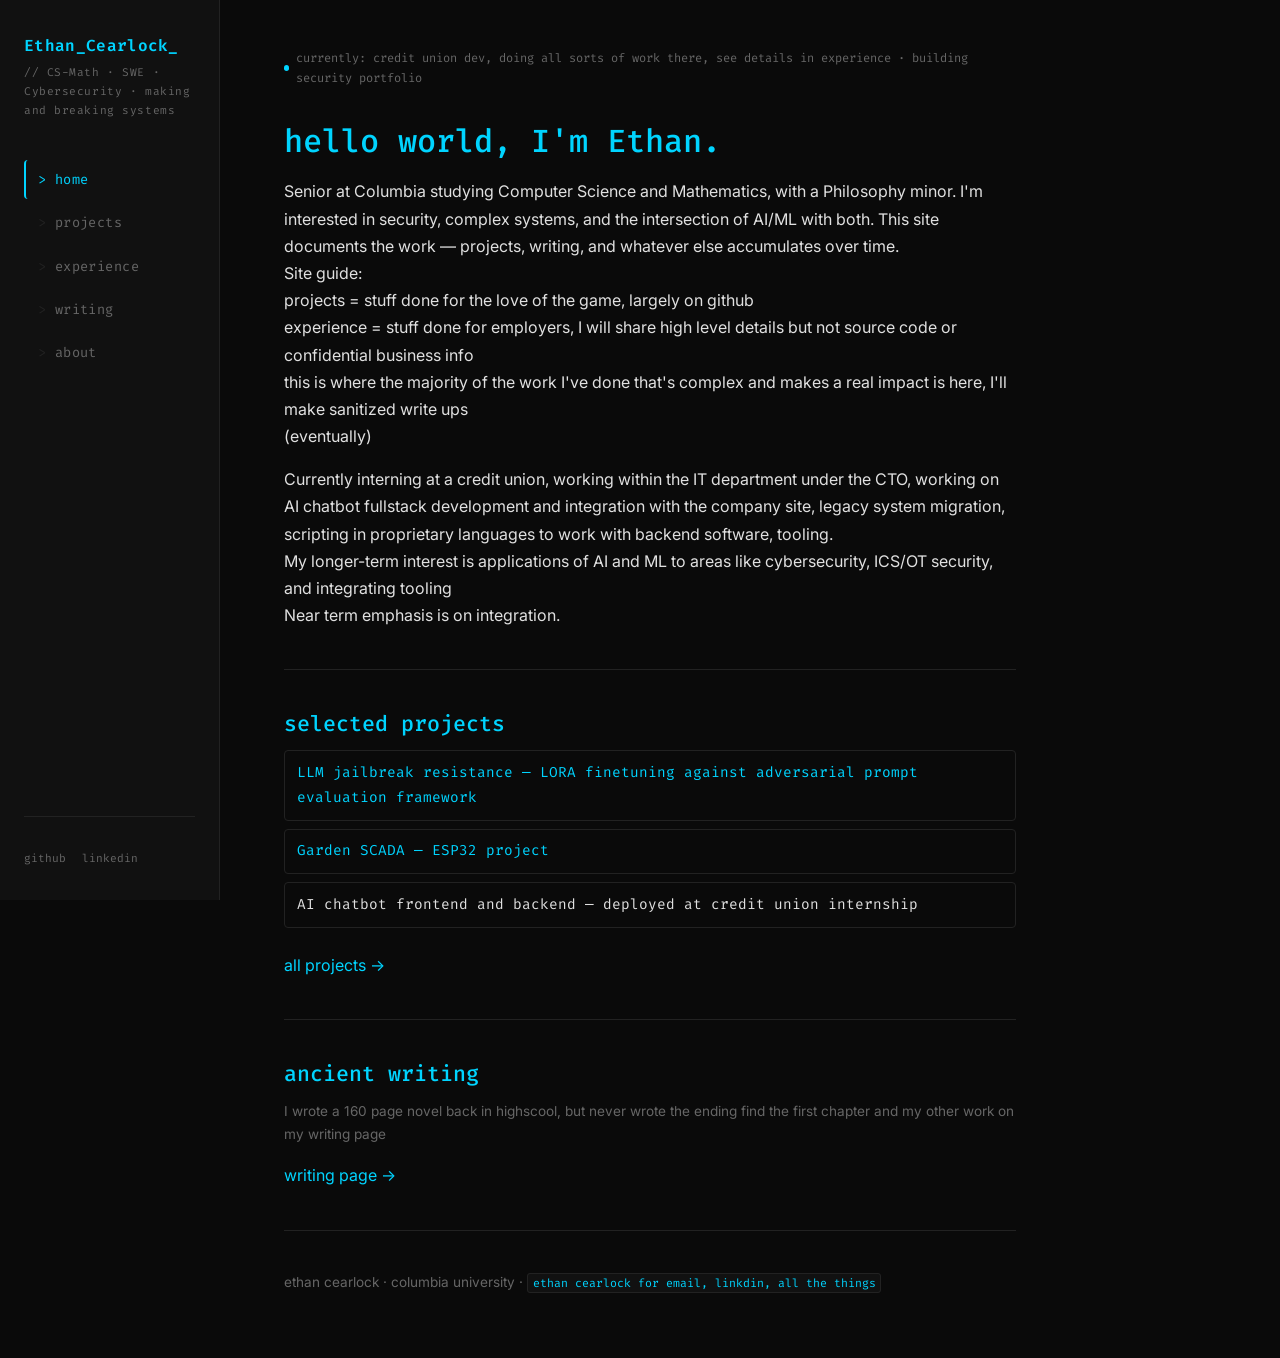
<file: index.html>
<!DOCTYPE html>
<html lang="en">

<head>
  <meta charset="UTF-8" />
  <!--
    viewport meta tag: tells mobile browsers not to zoom out and show
    a desktop-sized page. width=device-width makes the layout width
    match the screen. initial-scale=1 prevents auto-zoom.
  -->
  <meta name="viewport" content="width=device-width, initial-scale=1.0" />

  <!--
    These meta tags are what Google and link-preview cards (Slack,
    Discord, iMessage) read. Fill them in with real copy eventually.
  -->
  <meta name="description" content="Ethan Cearlock — CS & Math at Columbia. Security, systems, and applied ML." />

  <title>Ethan Cearlock</title>

  <!-- Single link to your shared stylesheet. Every page will have this. -->
  <link rel="stylesheet" href="css/style.css" />
</head>

<body>

  <!-- ===================== SIDEBAR ===================== -->
  <!--
    This whole block will be identical on every page.
    Later you may want to extract it with JS or a build tool,
    but copy-paste is fine while the site is small.
    The only thing that changes per page: which <a> gets class="active"
  -->
  <aside class="sidebar">
    <a href="index.html" class="sidebar-logo">Ethan_Cearlock</a>
    <p class="sidebar-tagline">// CS-Math · SWE · Cybersecurity · making and breaking systems</p>

    <nav>
      <ul>
        <li><a href="index.html" class="active">home</a></li>
        <li><a href="projects.html">projects</a></li>
        <li><a href="experience.html">experience</a></li>
        <li><a href="writing.html">writing</a></li>
        <li><a href="about.html">about</a></li>
      </ul>
    </nav>

    <div class="sidebar-footer">
      <a href="https://github.com/WizardinTheWoods" target="_blank" rel="noopener">github</a>
      <a href="https://linkedin.com/in/ethan-cearlock" target="_blank" rel="noopener">linkedin</a>
    </div>
  </aside>
  <!--
    SECURITY NOTE — rel="noopener":
    Any link with target="_blank" (opens in new tab) should include
    rel="noopener noreferrer". Without it, the new tab can access
    your page via window.opener, which is a minor but real attack surface.
    This is already included above. Keep this habit on every external link.
  -->

  <!-- ===================== MAIN CONTENT ===================== -->
  <main class="main">

    <!-- Status indicator — the pulsing dot signals "active/online" -->
    <div class="status-badge">
      <span class="status-dot"></span>
      <span>currently: credit union dev, doing all sorts of work there, see details in experience · building security portfolio</span>
    </div>

    <!-- 
      h1 is your page's primary heading. There should only be one per page.
      Screen readers and search engines treat it as the page title.
      -Thanks Claude. I've been doing accessibility stuff for the company website recently.
    -->
    <h1>hello world, I'm Ethan.</h1>

    <p>
      Senior at Columbia studying Computer Science and Mathematics,
      with a Philosophy minor. I'm interested in security, complex systems, and
      the intersection of AI/ML with both. This site documents the work —
      projects, writing, and whatever else accumulates over time. <br>
      Site guide: <br>
      projects = stuff done for the love of the game, largely on github <br>
      experience = stuff done for employers, I will share high level details but not source code or confidential business info <br>
      this is where the majority of the work I've done that's complex and makes a real impact is here, I'll make sanitized write ups
      <br> (eventually)
    </p>

    <p>
      Currently interning at a credit union, working within the IT department under the CTO, 
      working on AI chatbot fullstack development and integration with the company site, 
      legacy system migration, scripting in proprietary languages to work with backend software, tooling. <br> 
      My longer-term interest is applications of AI and ML to areas like cybersecurity, ICS/OT security, and integrating tooling <br>
      Near term emphasis is on integration.
    </p>

    <hr class="section-divider" />

    <h2>selected projects</h2>
    <!--
      ul = unordered list, li = list item.
      class="project-list" hooks into the styles in style.css.
      These will eventually link to dedicated project pages.
    -->
    <ul class="project-list">
      <li><a  href="https://github.com/WizardinTheWoods/llm-jailbreak-resistance" target="_blank" rel="noopener noreferrer"> LLM jailbreak resistance — LORA finetuning against adversarial prompt evaluation framework</a></li>
      <li><a href="projects/automated-garden.html">Garden SCADA — ESP32 project</a></li>
      <li>AI chatbot frontend and backend — deployed at credit union internship</li>
    </ul>

    <a href="projects.html">all projects →</a>

    <hr class="section-divider" />

    <h2>ancient writing</h2>
    <p class="muted">I wrote a 160 page novel back in highscool, but never wrote the ending find the first chapter and my other work on my writing page</p>
    <a href="writing.html">writing page →</a>

    <hr class="section-divider" />

    <!--
      The <footer> element is semantic HTML — it tells browsers and
      screen readers this is footer content, not main content.
      Doesn't change appearance by itself, just meaning.
    -->
    <footer>
      <p class="muted">
        ethan cearlock · columbia university · 
        <code>ethan cearlock for email, linkdin, all the things</code>
      </p>
    </footer>

  </main>

</body>
</html>
</file>
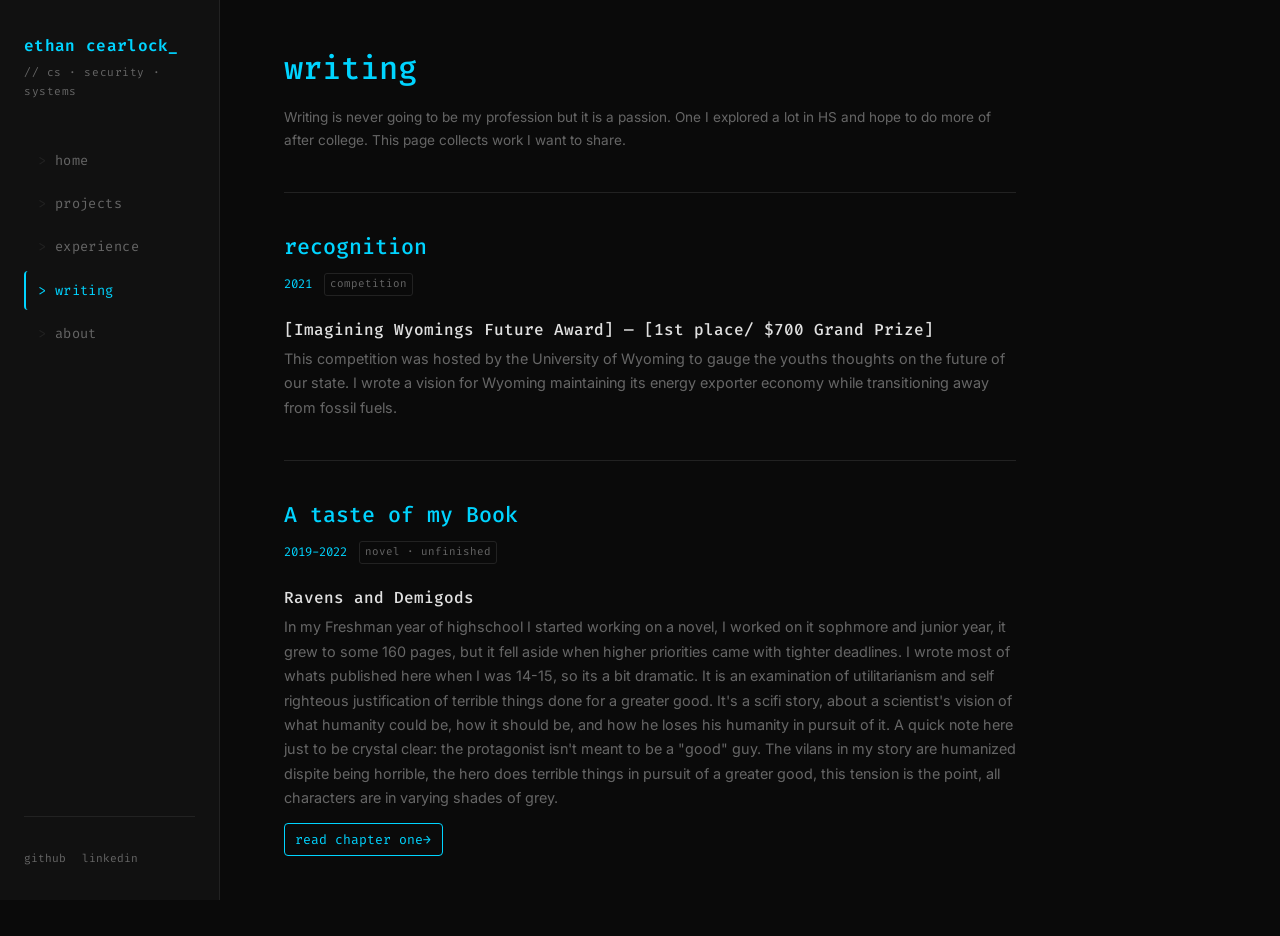
<file: writing.html>
<!DOCTYPE html>
<html lang="en">

<head>
  <meta charset="UTF-8" />
  <meta name="viewport" content="width=device-width, initial-scale=1.0" />
  <meta name="description" content="Writing — Ethan Cearlock" />
  <title>Writing · Ethan Cearlock</title>
  <link rel="stylesheet" href="css/style.css" />
</head>

<body>

  <aside class="sidebar">
    <a href="index.html" class="sidebar-logo">ethan cearlock</a>
    <p class="sidebar-tagline">// cs · security · systems</p>
    <nav>
      <ul>
        <li><a href="index.html">home</a></li>
        <li><a href="projects.html">projects</a></li>
        <li><a href="experience.html">experience</a></li>
        <li><a href="writing.html" class="active">writing</a></li>
        <li><a href="about.html">about</a></li>
      </ul>
    </nav>
    <div class="sidebar-footer">
      <a href="https://github.com/WizardinTheWoods" target="_blank" rel="noopener noreferrer">github</a>
      <a href="https://linkedin.com/in/ethan-cearlockk/" target="_blank" rel="noopener noreferrer">linkedin</a>
    </div>
  </aside>

  <main class="main">

    <h1>writing</h1>
    <p class="muted">
      Writing is never going to be my profession but it is a passion. One I explored a lot in HS
      and hope to do more of after college. This page collects work I want to share.
    </p>

    <hr class="section-divider" />

    <!-- ===================== COMPETITION ===================== -->
    <h2>recognition</h2>

    <div class="writing-entry">
      <div class="writing-meta">
        <span class="writing-year">2021</span>
        <span class="writing-tag">competition</span>
      </div>
      <h3 class="writing-title">
        <a href="https://www.uwyo.edu/haub/ruckelshaus-institute/outreach/youth-vision.html"
           target="_blank"
           rel="noopener noreferrer">
          [Imagining Wyomings Future Award] — [1st place/ $700 Grand Prize]
        </a>
      </h3>
      <p class="writing-desc">
        This competition was hosted by the University of Wyoming to gauge the youths 
        thoughts on the future of our state. I wrote a vision for Wyoming maintaining 
        its energy exporter economy while transitioning away from fossil fuels.
      </p>
    </div>

    <hr class="section-divider" />

    <!-- ===================== BOOK / LONG FORM ===================== -->
    <h2>A taste of my Book </h2>

    <div class="writing-entry">
      <div class="writing-meta">
        <span class="writing-year">2019-2022</span>
        <span class="writing-tag">novel · unfinished</span>
      </div>
      <h3 class="writing-title">Ravens and Demigods</h3>
      <p class="writing-desc">
        In my Freshman year of highschool I started working on a novel, I worked on it sophmore 
        and junior year, it grew to some 160 pages, but it fell aside when higher priorities came with tighter deadlines. 
        I wrote most of whats published here when I was 14-15, so its a bit dramatic.
        It is an examination of utilitarianism and self righteous justification of terrible things done for a greater good.
        It's a scifi story, about a scientist's vision of what humanity could be, how it should be, 
        and how he loses his humanity in pursuit of it. 
        A quick note here just to be crystal clear: the protagonist isn't meant to be a "good" guy.
        The vilans in my story are humanized dispite being horrible, the hero does terrible things in pursuit
        of a greater good, this tension is the point, all characters are in varying shades of grey. 
        
      </p>

      <!--
        Two options for the chapter — uncomment whichever you choose.

        OPTION A: Link to a dedicated HTML page for the chapter.
        Cleaner, matches site's aesthetic, fully readable on mobile.

        OPTION B: Link to a PDF file stored in your repo.
        Simpler to set up but PDFs don't render consistently across
        devices and can't be styled to match your site.
      -->

      <!-- OPTION A: dedicated page (recommended) -->
      <a class="writing-link" href="writing/RandDchapter1">
        read chapter one→
      </a>

      <!-- OPTION B: PDF 
      <a class="writing-link"
         href="assets/chapter-one.pdf"
         target="_blank"
         rel="noopener noreferrer">
        read chapter one (pdf) →
      </a>
      -->
    </div>

  </main>

</body>
</html>
</file>
<file: css/style.css>
/* ============================================================
   style.css — ethancearlock.dev global stylesheet
   ============================================================ */

/* --- Google Fonts import --- */
@import url('https://fonts.googleapis.com/css2?family=Fira+Code:wght@300;400;500;600&family=Inter:wght@300;400;500;600&display=swap');

/* --- CSS custom properties (variables) ---
   Change a value here and it updates everywhere on the site.
   This is how you'll tweak colors, fonts, spacing globally. */
:root {
  --bg:          #0a0a0a;       /* near-black background */
  --bg-surface:  #111111;       /* slightly lighter for cards/sidebar */
  --bg-hover:    #1a1a1a;       /* hover state for nav items */
  --border:      #222222;       /* subtle borders */

  --text:        #e0e0e0;       /* primary body text — off-white, easier on eyes than pure white */
  --text-muted:  #666666;       /* secondary/meta text */
  --accent:      #00d4ff;       /* cyan — headings, links, highlights */
  --accent-dim:  #008fab;       /* dimmer cyan for hover states */

  --font-mono:   'Fira Code', monospace;   /* headings, code, nav, anything "technical" */
  --font-body:   'Inter', sans-serif;      /* body text, descriptions, prose */

  --sidebar-w:   220px;         /* sidebar width — change this one value to resize it */
  --transition:  150ms ease;
}

/* --- Reset & base --- */
*, *::before, *::after {
  box-sizing: border-box;
  margin: 0;
  padding: 0;
}

html {
  font-size: 16px;
  scroll-behavior: smooth;
}

body {
  background-color: var(--bg);
  color: var(--text);
  font-family: var(--font-body);
  font-weight: 400;
  line-height: 1.7;
  min-height: 100vh;
  display: flex;                /* sidebar + main side by side */
}

/* --- Sidebar navigation --- */
/* The sidebar is position:sticky so it stays visible as you scroll */
.sidebar {
  width: var(--sidebar-w);
  min-height: 100vh;
  background-color: var(--bg-surface);
  border-right: 1px solid var(--border);
  padding: 2rem 1.5rem;
  display: flex;
  flex-direction: column;
  position: sticky;
  top: 0;
  align-self: flex-start;      /* prevents sidebar from stretching full page height */
  height: 100vh;
  overflow-y: auto;
}

.sidebar-logo {
  font-family: var(--font-mono);
  font-size: 1rem;
  font-weight: 600;
  color: var(--accent);
  text-decoration: none;
  letter-spacing: 0.02em;
  margin-bottom: 0.25rem;
  display: block;
}

/* The blinking cursor after your name — purely CSS, no JS */
.sidebar-logo::after {
  content: '_';
  animation: blink 1.2s step-end infinite;
}

@keyframes blink {
  0%, 100% { opacity: 1; }
  50%       { opacity: 0; }
}

.sidebar-tagline {
  font-family: var(--font-mono);
  font-size: 0.7rem;
  color: var(--text-muted);
  margin-bottom: 2.5rem;
  letter-spacing: 0.05em;
}

/* nav element wraps the ul list of links */
.sidebar nav {
  flex: 1;
}

.sidebar nav ul {
  list-style: none;             /* removes bullet points */
  display: flex;
  flex-direction: column;
  gap: 0.25rem;
}

.sidebar nav a {
  font-family: var(--font-mono);
  font-size: 0.85rem;
  color: var(--text-muted);
  text-decoration: none;
  display: block;
  padding: 0.5rem 0.75rem;
  border-radius: 4px;
  border-left: 2px solid transparent;
  transition: color var(--transition), background var(--transition), border-color var(--transition);
  letter-spacing: 0.03em;
}

/* Prefix each nav link with > in CSS — no need to type it in HTML */
.sidebar nav a::before {
  content: '> ';
  color: var(--border);
  transition: color var(--transition);
}

.sidebar nav a:hover {
  color: var(--text);
  background: var(--bg-hover);
  border-left-color: var(--accent);
}

.sidebar nav a:hover::before {
  color: var(--accent);
}

/* .active class marks the current page — you'll add this manually per page */
.sidebar nav a.active {
  color: var(--accent);
  border-left-color: var(--accent);
}

.sidebar nav a.active::before {
  color: var(--accent);
}

/* Social/footer links at bottom of sidebar */
.sidebar-footer {
  margin-top: auto;
  padding-top: 2rem;
  border-top: 1px solid var(--border);
  display: flex;
  gap: 1rem;
}

.sidebar-footer a {
  font-family: var(--font-mono);
  font-size: 0.7rem;
  color: var(--text-muted);
  text-decoration: none;
  transition: color var(--transition);
}

.sidebar-footer a:hover {
  color: var(--accent);
}

/* --- Main content area --- */
.main {
  flex: 1;                      /* takes all remaining horizontal space */
  padding: 3rem 4rem;
  max-width: 860px;             /* keeps line length readable */
}

/* --- Typography --- */
/* h1–h3 use Fira Code and cyan; h4+ use Inter */
h1, h2, h3 {
  font-family: var(--font-mono);
  color: var(--accent);
  font-weight: 500;
  line-height: 1.3;
}

h1 { font-size: 2rem;   margin-bottom: 1rem; }
h2 { font-size: 1.35rem; margin-bottom: 0.75rem; margin-top: 2.5rem; }
h3 { font-size: 1.05rem; margin-bottom: 0.5rem; margin-top: 1.5rem; }

h4, h5, h6 {
  font-family: var(--font-body);
  color: var(--text);
  font-weight: 600;
}

p {
  margin-bottom: 1rem;
  color: var(--text);
}

a {
  color: var(--accent);
  text-decoration: none;
  transition: color var(--transition);
}

a:hover {
  color: var(--accent-dim);
  text-decoration: underline;
}

/* Inline code spans — wrapping a word in <code> makes it look like this */
code {
  font-family: var(--font-mono);
  font-size: 0.85em;
  color: var(--accent);
  background: var(--bg-surface);
  padding: 0.15em 0.4em;
  border-radius: 3px;
  border: 1px solid var(--border);
}

/* Muted/secondary text — apply class="muted" to any element */
.muted {
  color: var(--text-muted);
  font-size: 0.85rem;
}

/* --- Section divider --- */
.section-divider {
  border: none;
  border-top: 1px solid var(--border);
  margin: 2.5rem 0;
}

/* --- Status badge — the "currently working on" indicator --- */
.status-badge {
  display: inline-flex;
  align-items: center;
  gap: 0.4rem;
  font-family: var(--font-mono);
  font-size: 0.75rem;
  color: var(--text-muted);
  margin-bottom: 2rem;
}

.status-dot {
  width: 6px;
  height: 6px;
  border-radius: 50%;
  background: var(--accent);
  animation: pulse 2s ease-in-out infinite;
}

@keyframes pulse {
  0%, 100% { opacity: 1; transform: scale(1); }
  50%       { opacity: 0.4; transform: scale(0.8); }
}

/* --- Project list (for projects.html later) --- */
.project-list {
  list-style: none;
  display: flex;
  flex-direction: column;
  gap: 0.5rem;
  margin-bottom: 1.5rem;
}

.project-list li {
  font-family: var(--font-mono);
  font-size: 0.9rem;
  padding: 0.6rem 0.75rem;
  border: 1px solid var(--border);
  border-radius: 4px;
  transition: border-color var(--transition), background var(--transition);
}

.project-list li:hover {
  border-color: var(--accent);
  background: var(--bg-surface);
}

/* --- Responsive: collapse sidebar on small screens ---
   On mobile the sidebar becomes a top bar.
   You won't need this for a while but it's here. */
@media (max-width: 768px) {
  body {
    flex-direction: column;
  }

  .sidebar {
    width: 100%;
    height: auto;
    min-height: unset;
    position: static;
    border-right: none;
    border-bottom: 1px solid var(--border);
    padding: 1.25rem 1.5rem;
  }

  .sidebar nav ul {
    flex-direction: row;
    flex-wrap: wrap;
    gap: 0.5rem;
  }

  .sidebar-footer {
    display: none;
  }

  .main {
    padding: 2rem 1.5rem;
  }
}

/* --- Writing entries (writing.html) --- */
.writing-entry {
  margin-bottom: 2rem;
}

.writing-meta {
  display: flex;
  align-items: center;
  gap: 0.75rem;
  margin-bottom: 0.4rem;
}

.writing-year {
  font-family: var(--font-mono);
  font-size: 0.78rem;
  color: var(--accent);
}

.writing-tag {
  font-family: var(--font-mono);
  font-size: 0.68rem;
  color: var(--text-muted);
  border: 1px solid var(--border);
  padding: 0.1em 0.45em;
  border-radius: 3px;
}

.writing-title {
  font-family: var(--font-mono);
  font-size: 1rem;
  font-weight: 500;
  color: var(--text);
  margin-bottom: 0.4rem;
}

.writing-title a {
  color: var(--text);
}

.writing-title a:hover {
  color: var(--accent);
  text-decoration: none;
}

.writing-desc {
  font-size: 0.9rem;
  color: var(--text-muted);
  margin-bottom: 0.75rem;
}

.writing-link {
  font-family: var(--font-mono);
  font-size: 0.82rem;
  color: var(--accent);
  text-decoration: none;
  border: 1px solid var(--accent);
  padding: 0.35em 0.8em;
  border-radius: 4px;
  display: inline-block;
  transition: background 150ms ease, color 150ms ease;
}

.writing-link:hover {
  background: var(--accent);
  color: var(--bg);
  text-decoration: none;
}
</file>
